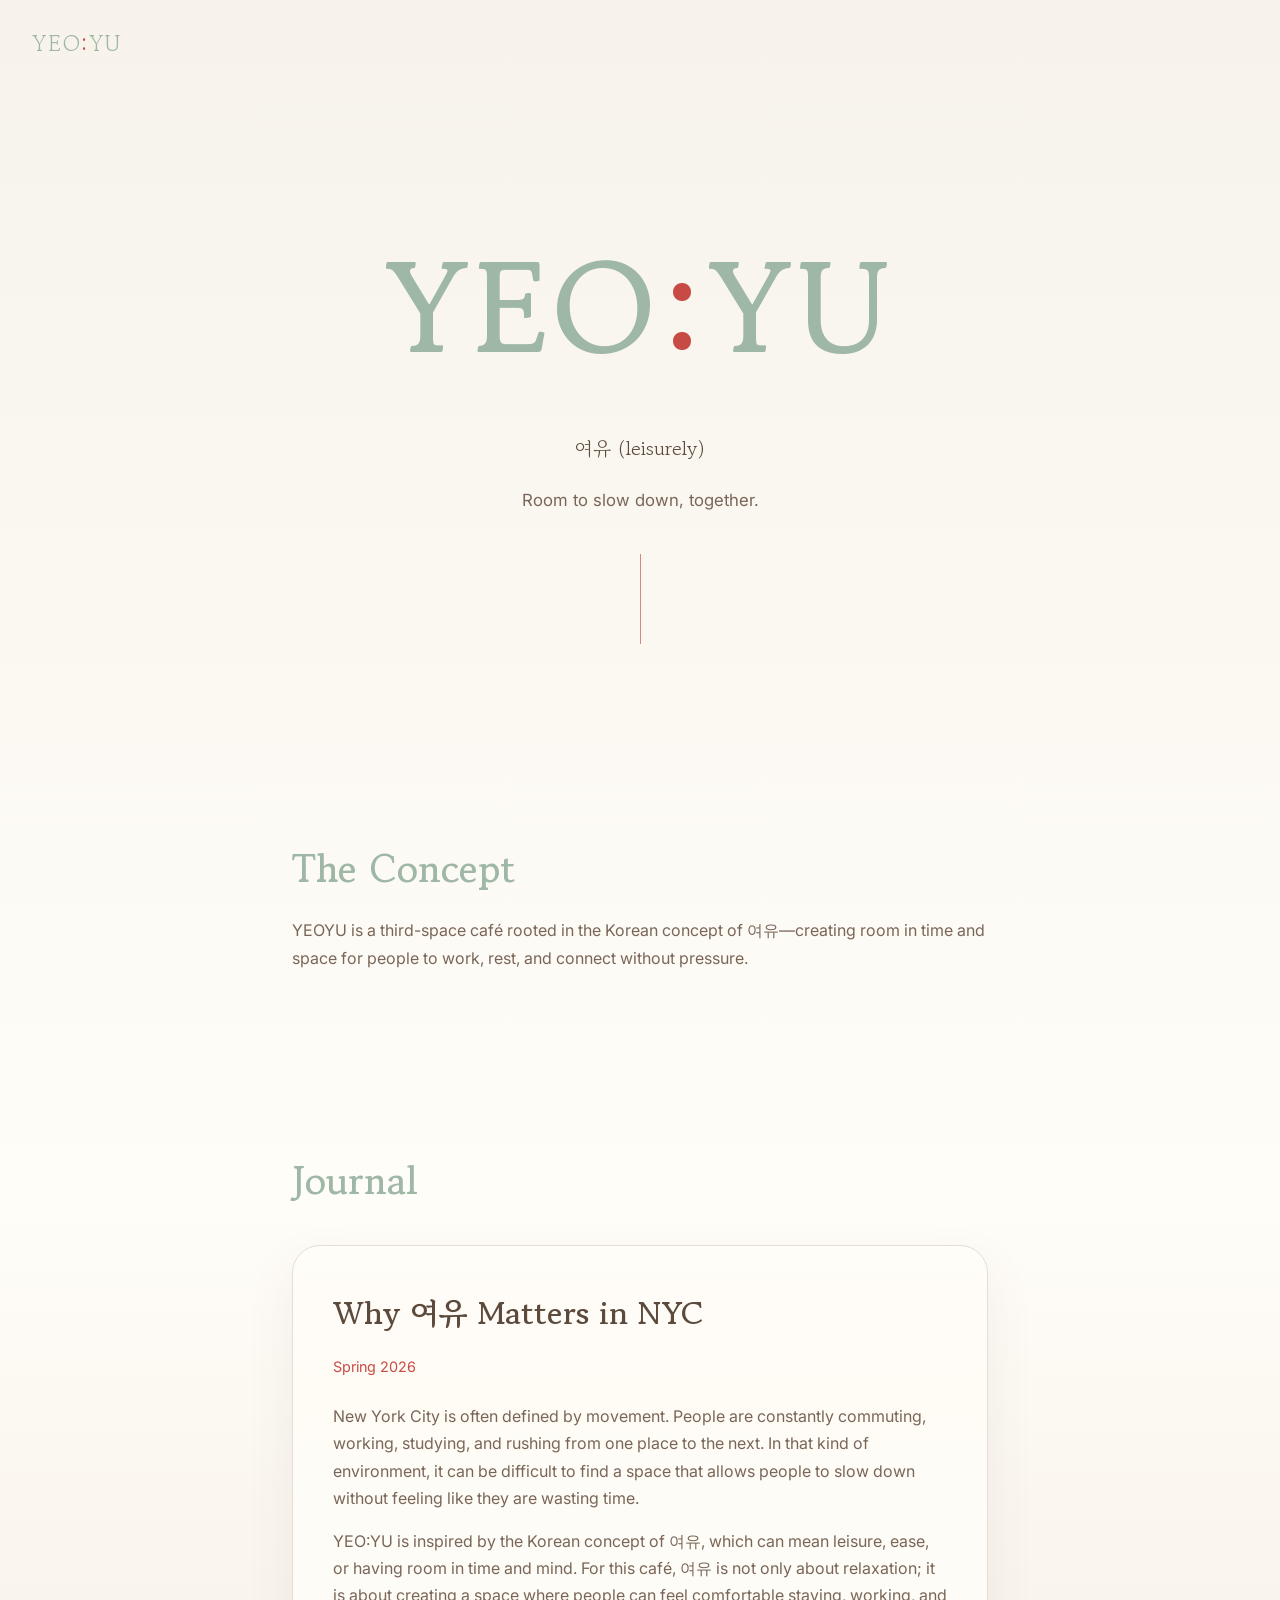
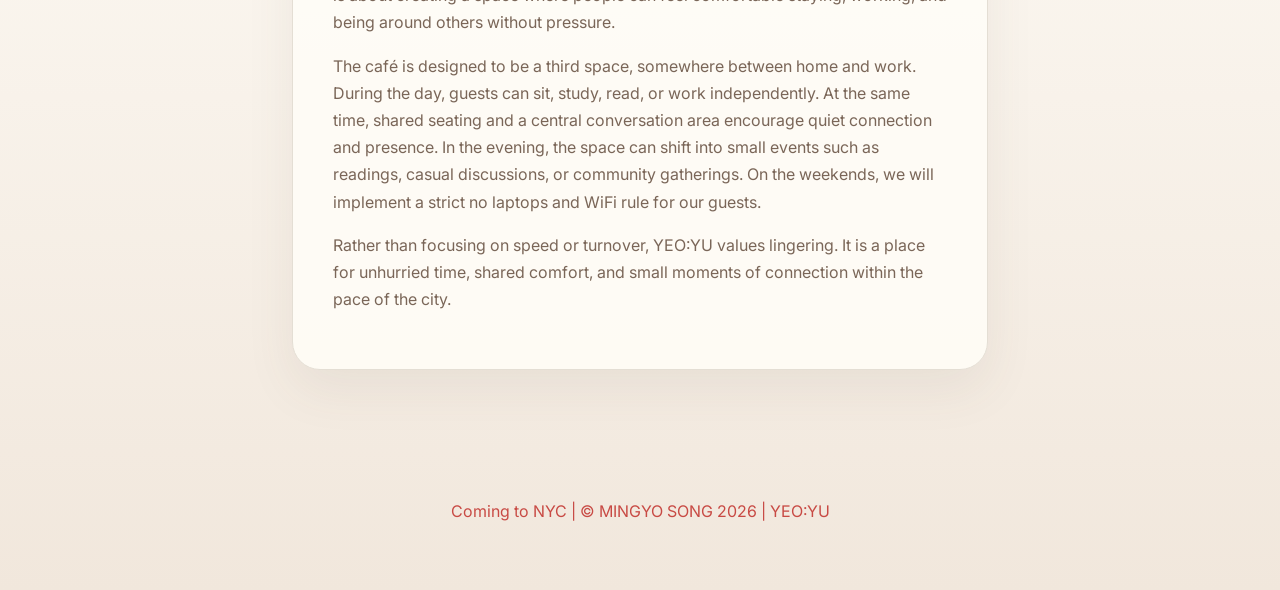
<file: yeoyu.html>
<!-- index.html -->
<!DOCTYPE html>
<html lang="en">
<head>
  <meta charset="UTF-8">
  <meta name="viewport" content="width=device-width, initial-scale=1.0">
  <title>YEO:YU</title>
  <link rel="stylesheet" href="styles.css">
  <link href="https://fonts.googleapis.com/css2?family=Gowun+Batang:wght@400;700&family=Inter:wght@400;500&display=swap" rel="stylesheet">
</head>
<body>

<nav>
  <div class="logo">YEO<span>:</span>YU</div>
</nav>

<header>
  <h1>YEO<span>:</span>YU</h1>
  <p class="sub">여유 (leisurely)</p>
  <p class="tagline">Room to slow down, together.</p>
</header>

<section class="about">
  <h2>The Concept</h2>
  <p>
    YEOYU is a third-space café rooted in the Korean concept of 여유—creating room in time and space
    for people to work, rest, and connect without pressure.
  </p>
</section>

<section class="blog">
  <h2>Journal</h2>

  <article>
    <h3>Why 여유 Matters in NYC</h3>
    <p class="date">Spring 2026</p>

    <p>
      New York City is often defined by movement. People are constantly commuting,
      working, studying, and rushing from one place to the next. In that kind of environment,
      it can be difficult to find a space that allows people to slow down without
      feeling like they are wasting time.
    </p>

    <p>
      YEO:YU is inspired by the Korean concept of 여유, which can mean leisure,
      ease, or having room in time and mind. For this café, 여유 is not only about
      relaxation; it is about creating a space where people can feel comfortable
      staying, working, and being around others without pressure.
    </p>

    <p>
      The café is designed to be a third space, somewhere between home and work.
      During the day, guests can sit, study, read, or work independently. At the
      same time, shared seating and a central conversation area encourage quiet
      connection and presence. In the evening, the space can shift into small
      events such as readings, casual discussions, or community gatherings. On the weekends, we will implement a strict no laptops and WiFi rule for our guests.
    </p>

    <p>
      Rather than focusing on speed or turnover, YEO:YU values lingering. It is a
      place for unhurried time, shared comfort, and small moments of connection
      within the pace of the city.
    </p>
  </article>
</section>

<footer>
  <p>Coming to NYC | &#169; MINGYO SONG 2026 | YEO:YU</p>
</footer>

</body>
</html>
</file>
<file: styles.css>
:root {
  --cream: #F7F3EB;
  --warm-white: #FFFDF8;
  --sage: #9FB7A5;
  --terracotta: #C84A44;
  --brown: #5C4A3D;
  --soft-brown: #7A6658;
  --line: #E4DED4;
}

* {
  box-sizing: border-box;
}

html {
  scroll-behavior: smooth;
}

body {
  margin: 0;
  background: linear-gradient(180deg, #F7F3EB 0%, #FFFDF8 55%, #F1E7DC 100%);
  color: var(--brown);
  font-family: 'Inter', sans-serif;
  line-height: 1.7;
}

nav {
  padding: 1.5rem 2rem;
}

.logo {
  font-family: 'Gowun Batang', serif;
  color: var(--sage);
  font-size: 1.4rem;
  letter-spacing: 0.08em;
}

.logo span,
header h1 span {
  color: var(--terracotta);
}

header {
  text-align: center;
  padding: 7rem 2rem 6rem;
}

header h1 {
  margin: 0;
  font-family: 'Gowun Batang', serif;
  font-size: clamp(4rem, 12vw, 8rem);
  font-weight: 700;
  color: var(--sage);
  letter-spacing: 0.04em;
}

.sub {
  margin-top: 1rem;
  font-family: 'Gowun Batang', serif;
  font-size: 1.25rem;
  color: var(--brown);
}

.tagline {
  margin-top: 1rem;
  color: var(--soft-brown);
  font-size: 1.05rem;
}

header::after {
  content: "";
  display: block;
  width: 1px;
  height: 90px;
  background: var(--terracotta);
  margin: 2.5rem auto 0;
  opacity: 0.65;
}

section {
  max-width: 760px;
  margin: 0 auto;
  padding: 4rem 2rem;
}

h2 {
  margin-bottom: 1rem;
  font-family: 'Gowun Batang', serif;
  font-size: 2.4rem;
  color: var(--sage);
}

p {
  color: var(--soft-brown);
}

.blog article {
  margin-top: 2rem;
  background: rgba(255, 253, 248, 0.88);
  padding: 2.5rem;
  border: 1px solid var(--line);
  border-radius: 28px;
  box-shadow: 0 20px 50px rgba(92, 74, 61, 0.08);
}

.blog h3 {
  margin-top: 0;
  margin-bottom: 0.5rem;
  font-family: 'Gowun Batang', serif;
  font-size: 2rem;
  color: var(--brown);
}

.date {
  color: var(--terracotta);
  font-size: 0.9rem;
  margin-bottom: 1.5rem;
}

footer {
  text-align: center;
  padding: 3rem 2rem;
  color: var(--terracotta);
}

footer p {
  color: var(--terracotta);
}

@media (max-width: 700px) {
  nav {
    padding: 1.25rem;
  }

  header {
    padding: 5rem 1.25rem 4rem;
  }

  section {
    padding: 3rem 1.25rem;
  }

  .blog article {
    padding: 1.5rem;
    border-radius: 20px;
  }
}
</file>
